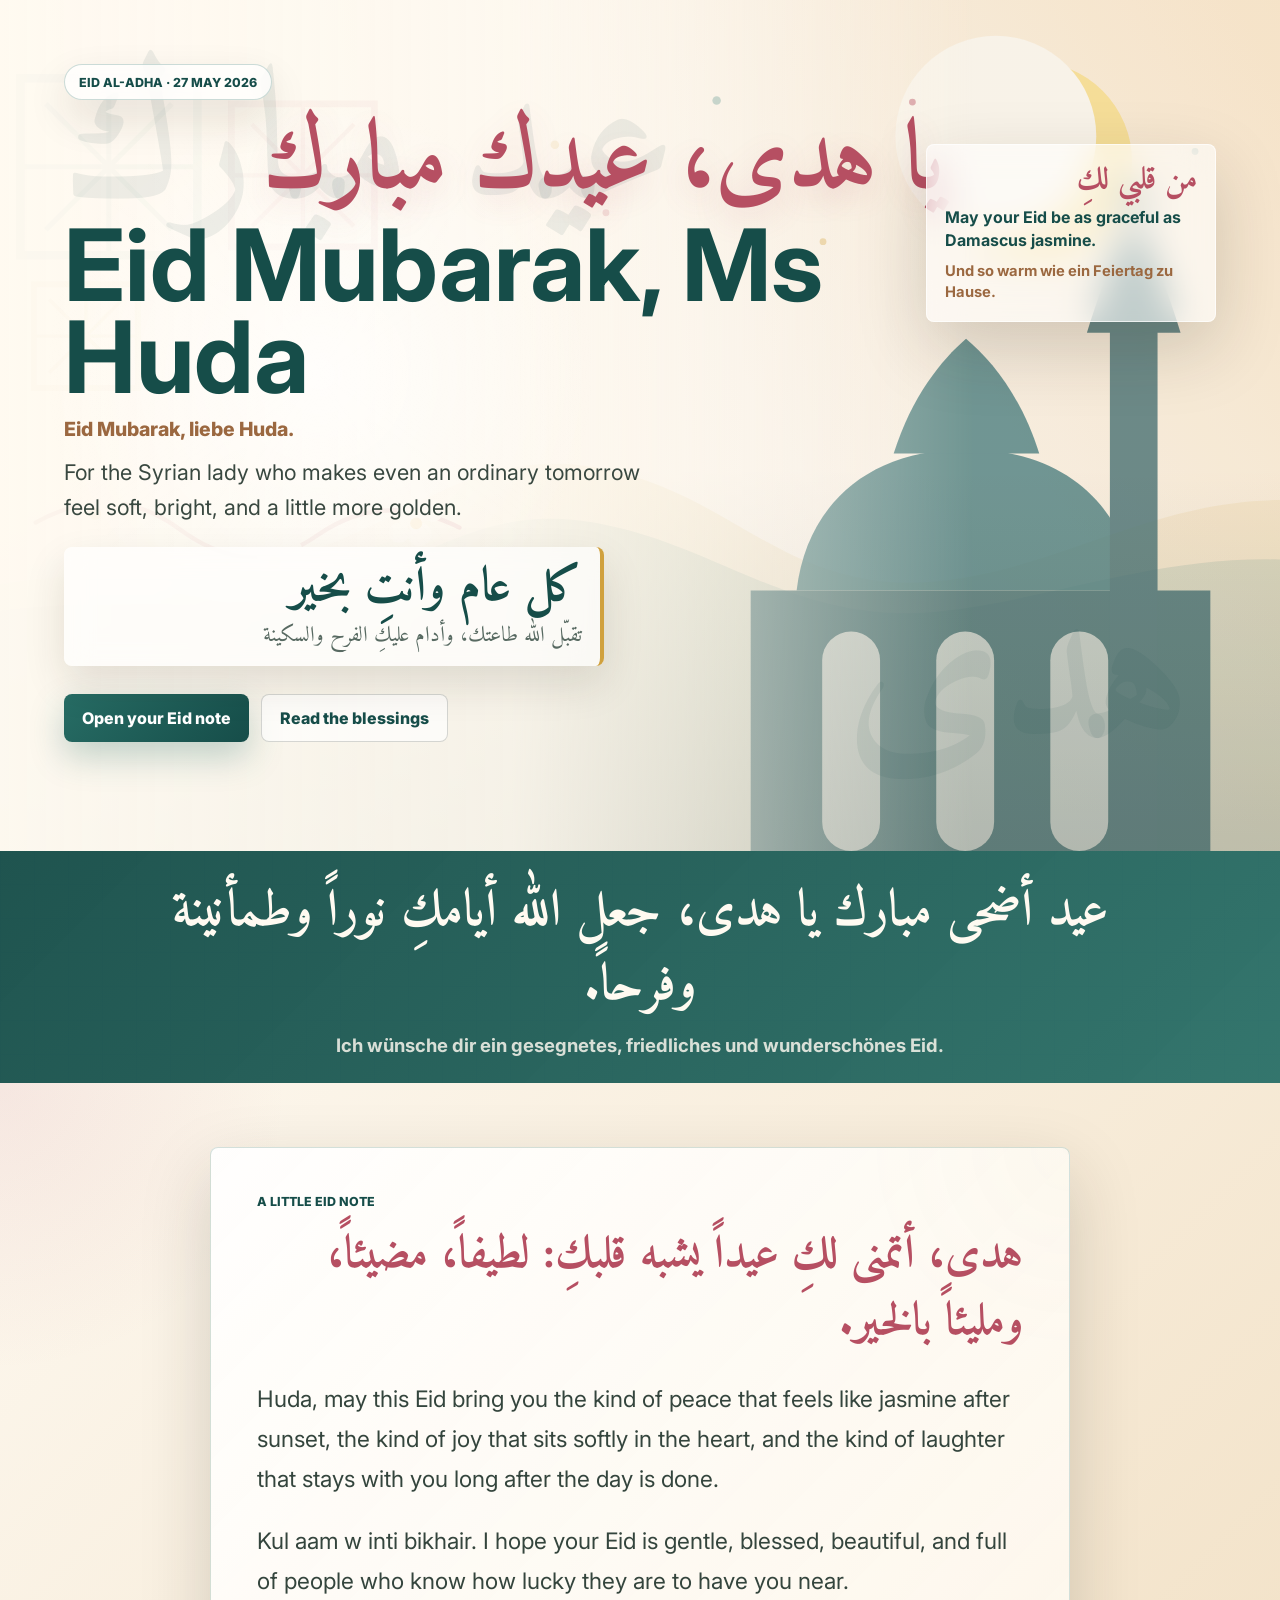
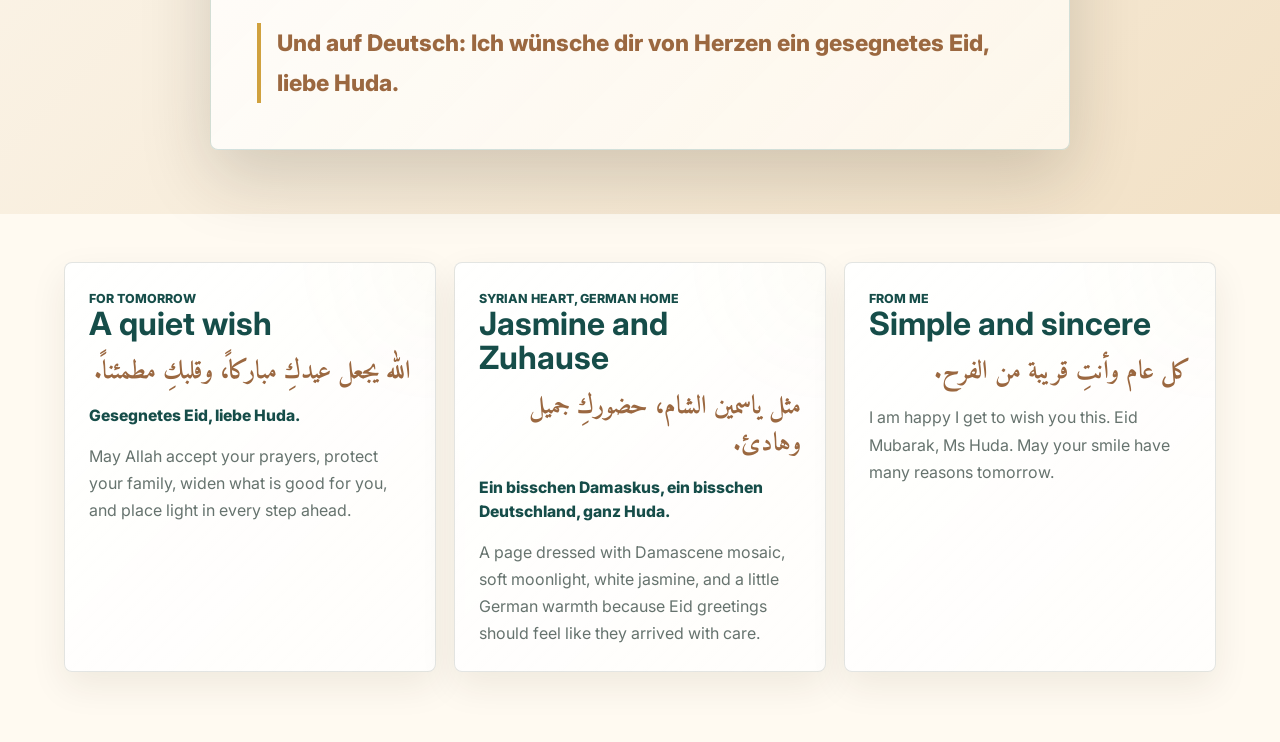
<file: docs/index.html>
<!doctype html>
<html lang="en">
  <head>
    <meta charset="UTF-8" />
    <meta name="viewport" content="width=device-width, initial-scale=1.0" />
    <title>Eid Mubarak, Ms Huda</title>
    <meta name="description" content="A personal Eid al-Adha greeting for Ms Huda." />
    <meta property="og:title" content="Eid Mubarak, Ms Huda" />
    <meta property="og:description" content="A personal Eid al-Adha greeting with Arabic blessings, Syrian jasmine, moonlight, and a little note." />
    <meta property="og:type" content="website" />
    <meta property="og:url" content="https://mskhan3544.github.io/eid-mubarak-huda/" />
    <meta property="og:image" content="https://mskhan3544.github.io/eid-mubarak-huda/assets/eid-huda-hero.svg" />
    <link rel="preconnect" href="https://fonts.googleapis.com" />
    <link rel="preconnect" href="https://fonts.gstatic.com" crossorigin />
    <link href="https://fonts.googleapis.com/css2?family=Amiri:wght@400;700&family=Inter:wght@400;600;700;800&display=swap" rel="stylesheet" />
    <link rel="stylesheet" href="eid-huda.css" />
  </head>
  <body>
    <main class="eid-page">
      <section class="hero" aria-label="Eid greeting for Ms Huda">
        <img class="hero-art" src="assets/eid-huda-hero.svg" alt="Warm illustrated Eid night with Syrian jasmine, Damascene mosaic, crescent moon, and mosque silhouette" />
        <div class="hero-shade" aria-hidden="true"></div>

        <div class="hero-content">
          <p class="date-pill">Eid al-Adha · 27 May 2026</p>
          <p class="arabic-line" lang="ar" dir="rtl">يا هدى، عيدك مبارك</p>
          <h1>Eid Mubarak, Ms Huda</h1>
          <p class="german-line" lang="de">Eid Mubarak, liebe Huda.</p>
          <p class="intro">
            For the Syrian lady who makes even an ordinary tomorrow feel soft, bright,
            and a little more golden.
          </p>
          <div class="arabic-blessing" lang="ar" dir="rtl" aria-label="Arabic Eid blessing">
            <span>كل عام وأنتِ بخير</span>
            <small>تقبّل الله طاعتك، وأدام عليكِ الفرح والسكينة</small>
          </div>

          <div class="actions" aria-label="Greeting actions">
            <button class="primary-action" type="button" id="openNote">Open your Eid note</button>
            <a class="secondary-action" href="#duaa">Read the blessings</a>
          </div>
        </div>

        <aside class="floating-card" aria-label="Small Arabic greeting">
          <span lang="ar" dir="rtl">من قلبي لكِ</span>
          <strong>May your Eid be as graceful as Damascus jasmine.</strong>
          <em lang="de">Und so warm wie ein Feiertag zu Hause.</em>
        </aside>
      </section>

      <section class="blessing-strip" aria-label="Arabic Eid phrase">
        <p lang="ar" dir="rtl">عيد أضحى مبارك يا هدى، جعل الله أيامكِ نوراً وطمأنينة وفرحاً.</p>
        <small lang="de">Ich wünsche dir ein gesegnetes, friedliches und wunderschönes Eid.</small>
      </section>

      <section class="message-band" id="note" aria-live="polite">
        <div class="note-card">
          <p class="small-title">A little Eid note</p>
          <p class="note-arabic" lang="ar" dir="rtl">
            هدى، أتمنى لكِ عيداً يشبه قلبكِ: لطيفاً، مضيئاً، ومليئاً بالخير.
          </p>
          <p>
            Huda, may this Eid bring you the kind of peace that feels like jasmine after sunset,
            the kind of joy that sits softly in the heart, and the kind of laughter that stays
            with you long after the day is done.
          </p>
          <p>
            Kul aam w inti bikhair. I hope your Eid is gentle, blessed, beautiful, and full of
            people who know how lucky they are to have you near.
          </p>
          <p class="note-german" lang="de">
            Und auf Deutsch: Ich wünsche dir von Herzen ein gesegnetes Eid, liebe Huda.
          </p>
        </div>
      </section>

      <section class="details" id="duaa">
        <article>
          <span class="tile-label">For tomorrow</span>
          <h2>A quiet wish</h2>
          <p class="tile-arabic" lang="ar" dir="rtl">الله يجعل عيدكِ مباركاً، وقلبكِ مطمئناً.</p>
          <p class="tile-german" lang="de">Gesegnetes Eid, liebe Huda.</p>
          <p>
            May Allah accept your prayers, protect your family, widen what is good for you,
            and place light in every step ahead.
          </p>
        </article>
        <article>
          <span class="tile-label">Syrian heart, German home</span>
          <h2>Jasmine and Zuhause</h2>
          <p class="tile-arabic" lang="ar" dir="rtl">مثل ياسمين الشام، حضوركِ جميل وهادئ.</p>
          <p class="tile-german" lang="de">Ein bisschen Damaskus, ein bisschen Deutschland, ganz Huda.</p>
          <p>
            A page dressed with Damascene mosaic, soft moonlight, white jasmine, and a little
            German warmth because Eid greetings should feel like they arrived with care.
          </p>
        </article>
        <article>
          <span class="tile-label">From me</span>
          <h2>Simple and sincere</h2>
          <p class="tile-arabic" lang="ar" dir="rtl">كل عام وأنتِ قريبة من الفرح.</p>
          <p>
            I am happy I get to wish you this. Eid Mubarak, Ms Huda. May your smile have
            many reasons tomorrow.
          </p>
        </article>
      </section>
    </main>

    <script src="eid-huda.js"></script>
  </body>
</html>
</file>
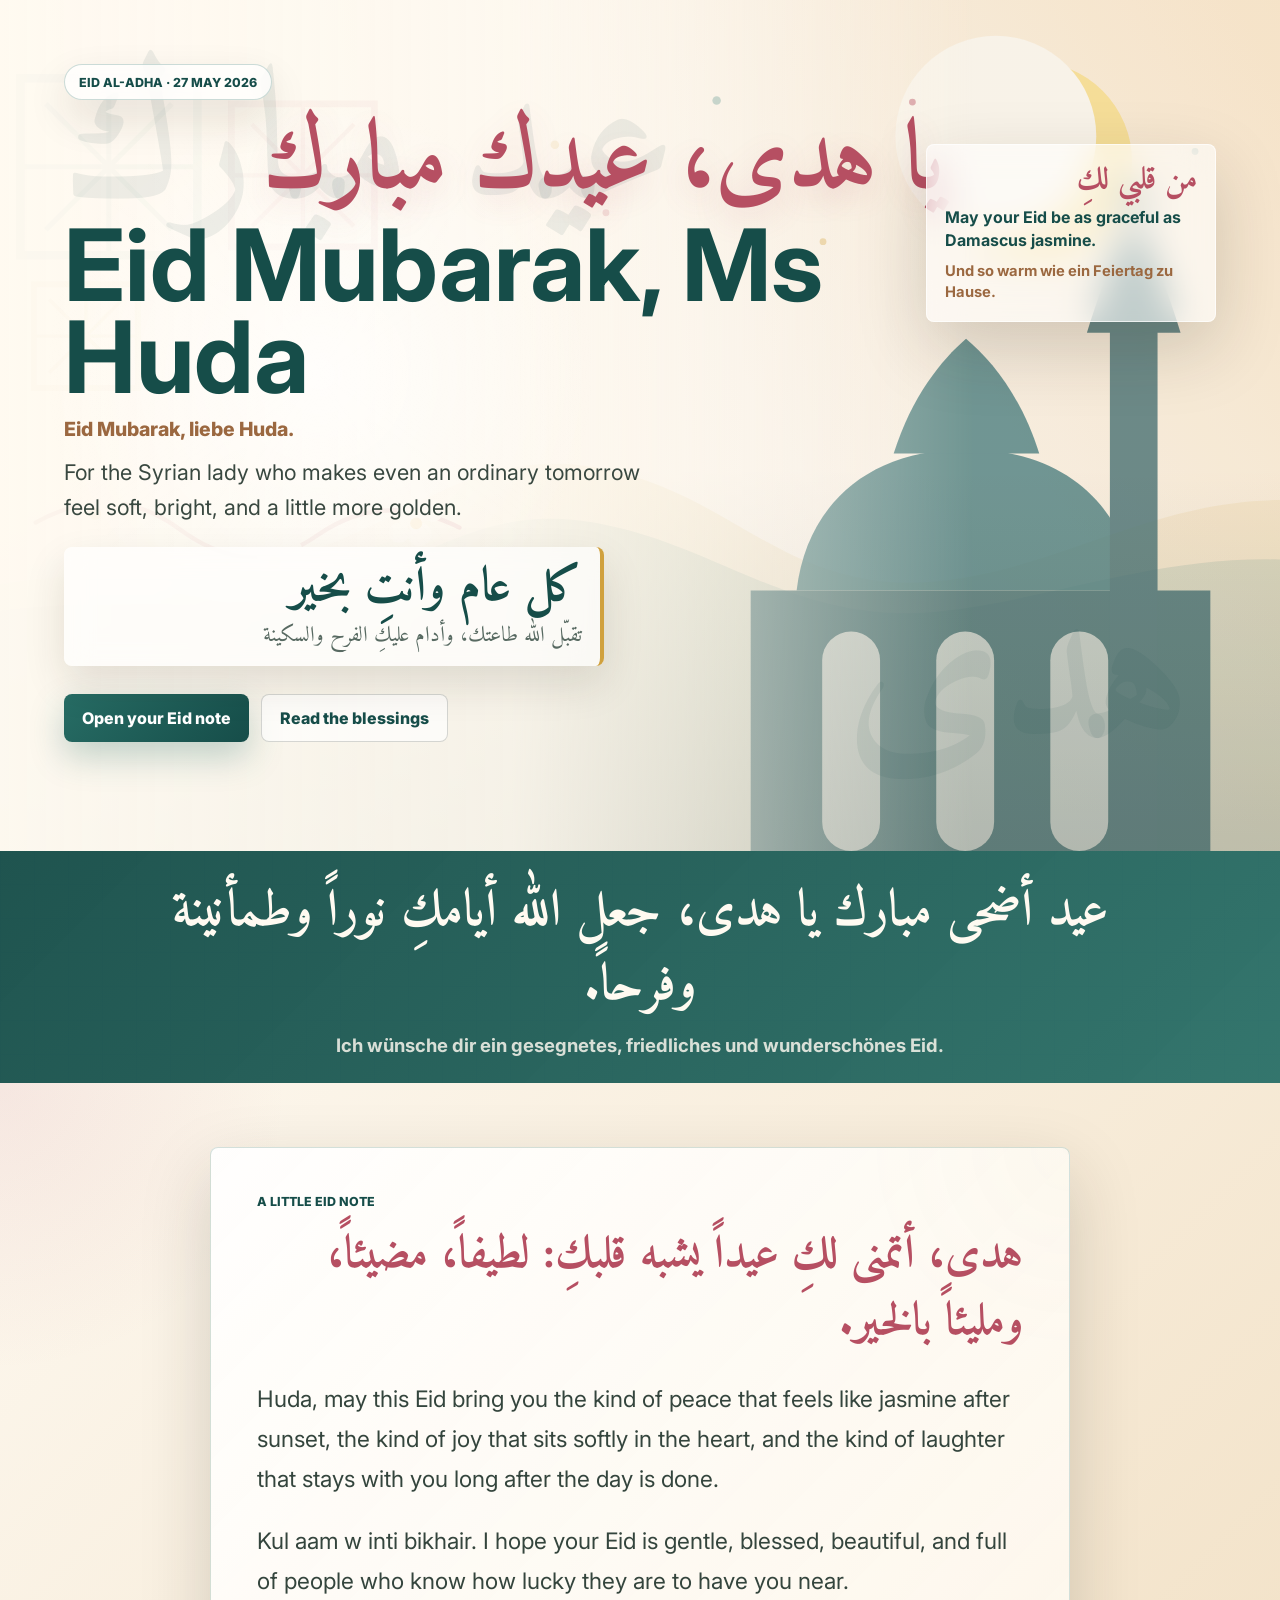
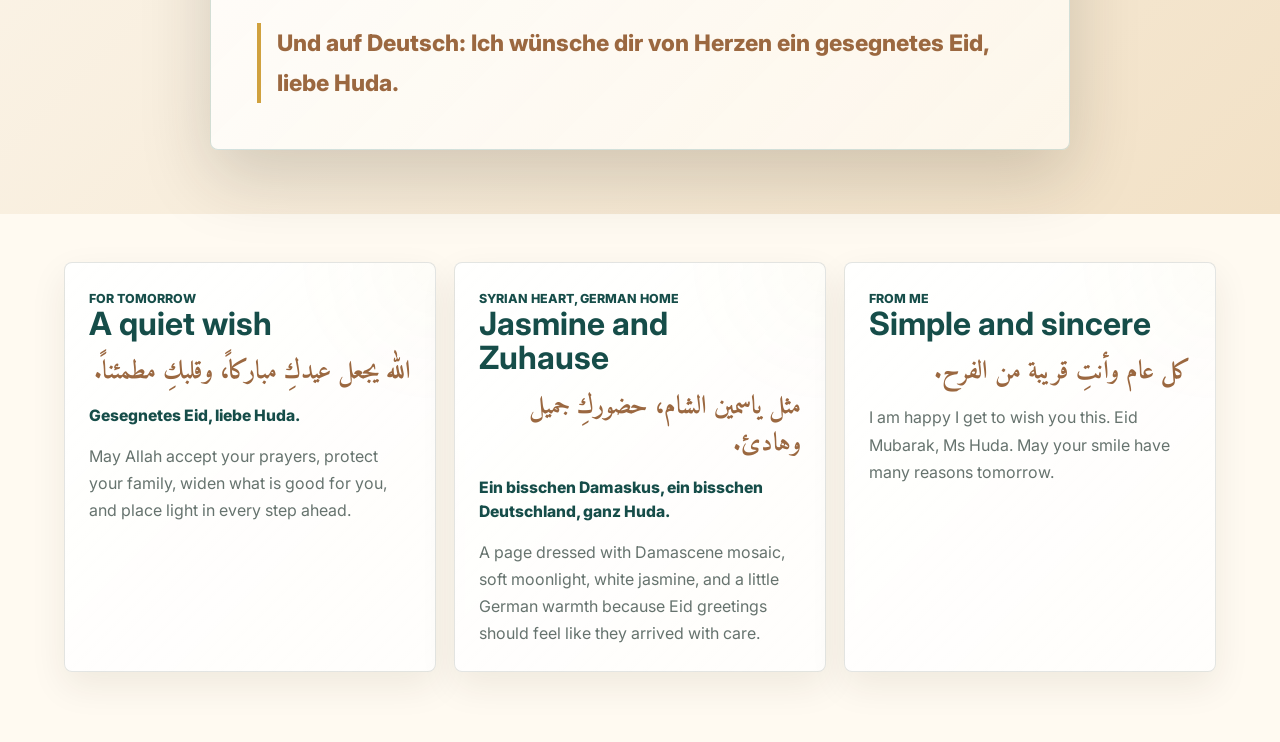
<file: eid-huda.html>
<!doctype html>
<html lang="en">
  <head>
    <meta charset="UTF-8" />
    <meta name="viewport" content="width=device-width, initial-scale=1.0" />
    <title>Eid Mubarak, Ms Huda</title>
    <meta name="description" content="A personal Eid al-Adha greeting for Ms Huda." />
    <meta property="og:title" content="Eid Mubarak, Ms Huda" />
    <meta property="og:description" content="A personal Eid al-Adha greeting with Arabic blessings, Syrian jasmine, moonlight, and a little note." />
    <meta property="og:type" content="website" />
    <meta property="og:url" content="https://afraid-santa-surviving.ngrok-free.dev/eid-huda.html" />
    <meta property="og:image" content="https://afraid-santa-surviving.ngrok-free.dev/assets/eid-huda-hero.svg" />
    <link rel="preconnect" href="https://fonts.googleapis.com" />
    <link rel="preconnect" href="https://fonts.gstatic.com" crossorigin />
    <link href="https://fonts.googleapis.com/css2?family=Amiri:wght@400;700&family=Inter:wght@400;600;700;800&display=swap" rel="stylesheet" />
    <link rel="stylesheet" href="eid-huda.css" />
  </head>
  <body>
    <main class="eid-page">
      <section class="hero" aria-label="Eid greeting for Ms Huda">
        <img class="hero-art" src="assets/eid-huda-hero.svg" alt="Warm illustrated Eid night with Syrian jasmine, Damascene mosaic, crescent moon, and mosque silhouette" />
        <div class="hero-shade" aria-hidden="true"></div>

        <div class="hero-content">
          <p class="date-pill">Eid al-Adha · 27 May 2026</p>
          <p class="arabic-line" lang="ar" dir="rtl">يا هدى، عيدك مبارك</p>
          <h1>Eid Mubarak, Ms Huda</h1>
          <p class="german-line" lang="de">Eid Mubarak, liebe Huda.</p>
          <p class="intro">
            For the Syrian lady who makes even an ordinary tomorrow feel soft, bright,
            and a little more golden.
          </p>
          <div class="arabic-blessing" lang="ar" dir="rtl" aria-label="Arabic Eid blessing">
            <span>كل عام وأنتِ بخير</span>
            <small>تقبّل الله طاعتك، وأدام عليكِ الفرح والسكينة</small>
          </div>

          <div class="actions" aria-label="Greeting actions">
            <button class="primary-action" type="button" id="openNote">Open your Eid note</button>
            <a class="secondary-action" href="#duaa">Read the blessings</a>
          </div>
        </div>

        <aside class="floating-card" aria-label="Small Arabic greeting">
          <span lang="ar" dir="rtl">من قلبي لكِ</span>
          <strong>May your Eid be as graceful as Damascus jasmine.</strong>
          <em lang="de">Und so warm wie ein Feiertag zu Hause.</em>
        </aside>
      </section>

      <section class="blessing-strip" aria-label="Arabic Eid phrase">
        <p lang="ar" dir="rtl">عيد أضحى مبارك يا هدى، جعل الله أيامكِ نوراً وطمأنينة وفرحاً.</p>
        <small lang="de">Ich wünsche dir ein gesegnetes, friedliches und wunderschönes Eid.</small>
      </section>

      <section class="message-band" id="note" aria-live="polite">
        <div class="note-card">
          <p class="small-title">A little Eid note</p>
          <p class="note-arabic" lang="ar" dir="rtl">
            هدى، أتمنى لكِ عيداً يشبه قلبكِ: لطيفاً، مضيئاً، ومليئاً بالخير.
          </p>
          <p>
            Huda, may this Eid bring you the kind of peace that feels like jasmine after sunset,
            the kind of joy that sits softly in the heart, and the kind of laughter that stays
            with you long after the day is done.
          </p>
          <p>
            Kul aam w inti bikhair. I hope your Eid is gentle, blessed, beautiful, and full of
            people who know how lucky they are to have you near.
          </p>
          <p class="note-german" lang="de">
            Und auf Deutsch: Ich wünsche dir von Herzen ein gesegnetes Eid, liebe Huda.
          </p>
        </div>
      </section>

      <section class="details" id="duaa">
        <article>
          <span class="tile-label">For tomorrow</span>
          <h2>A quiet wish</h2>
          <p class="tile-arabic" lang="ar" dir="rtl">الله يجعل عيدكِ مباركاً، وقلبكِ مطمئناً.</p>
          <p class="tile-german" lang="de">Gesegnetes Eid, liebe Huda.</p>
          <p>
            May Allah accept your prayers, protect your family, widen what is good for you,
            and place light in every step ahead.
          </p>
        </article>
        <article>
          <span class="tile-label">Syrian heart, German home</span>
          <h2>Jasmine and Zuhause</h2>
          <p class="tile-arabic" lang="ar" dir="rtl">مثل ياسمين الشام، حضوركِ جميل وهادئ.</p>
          <p class="tile-german" lang="de">Ein bisschen Damaskus, ein bisschen Deutschland, ganz Huda.</p>
          <p>
            A page dressed with Damascene mosaic, soft moonlight, white jasmine, and a little
            German warmth because Eid greetings should feel like they arrived with care.
          </p>
        </article>
        <article>
          <span class="tile-label">From me</span>
          <h2>Simple and sincere</h2>
          <p class="tile-arabic" lang="ar" dir="rtl">كل عام وأنتِ قريبة من الفرح.</p>
          <p>
            I am happy I get to wish you this. Eid Mubarak, Ms Huda. May your smile have
            many reasons tomorrow.
          </p>
        </article>
      </section>
    </main>

    <script src="eid-huda.js"></script>
  </body>
</html>
</file>
<file: docs/eid-huda.css>
:root {
  color-scheme: light;
  --ink: #1c2a24;
  --muted: #66736e;
  --paper: #fffaf1;
  --cream: #f8efe1;
  --green: #276d65;
  --green-dark: #164d49;
  --rose: #b64f62;
  --gold: #d0a13e;
  --copper: #9b6840;
  --white: #ffffff;
  --shadow: 0 26px 70px rgba(40, 33, 22, 0.18);
  --soft-shadow: 0 18px 42px rgba(45, 34, 19, 0.12);
}

* {
  box-sizing: border-box;
}

html {
  scroll-behavior: smooth;
}

body {
  margin: 0;
  min-height: 100vh;
  font-family: Inter, ui-sans-serif, system-ui, -apple-system, BlinkMacSystemFont, "Segoe UI", sans-serif;
  color: var(--ink);
  background: var(--paper);
}

button,
a {
  font: inherit;
}

button {
  cursor: pointer;
}

.eid-page {
  min-height: 100vh;
  overflow-x: hidden;
  background:
    radial-gradient(circle at 12% 18%, rgba(182, 79, 98, 0.1), transparent 17rem),
    radial-gradient(circle at 88% 76%, rgba(39, 109, 101, 0.12), transparent 18rem),
    linear-gradient(90deg, rgba(39, 109, 101, 0.07) 1px, transparent 1px),
    linear-gradient(rgba(39, 109, 101, 0.07) 1px, transparent 1px),
    var(--paper);
  background-size: auto, auto, 34px 34px, 34px 34px, auto;
}

.hero {
  position: relative;
  min-height: 92vh;
  display: grid;
  align-items: end;
  overflow: hidden;
  padding: clamp(22px, 5vw, 70px);
}

.hero::before,
.hero::after {
  position: absolute;
  z-index: 1;
  color: rgba(22, 77, 73, 0.08);
  font-family: Amiri, Georgia, serif;
  font-weight: 700;
  pointer-events: none;
}

.hero::before {
  content: "عيد مبارك";
  top: 7vh;
  left: clamp(18px, 5vw, 74px);
  font-size: clamp(5rem, 14vw, 12rem);
  line-height: 1;
}

.hero::after {
  content: "هدى";
  right: clamp(18px, 7vw, 112px);
  bottom: 7vh;
  font-size: clamp(6rem, 16vw, 15rem);
  line-height: 1;
}

.hero-art {
  position: absolute;
  inset: 0;
  width: 100%;
  height: 100%;
  object-fit: cover;
}

.hero-shade {
  position: absolute;
  inset: 0;
  background:
    radial-gradient(circle at 25% 44%, rgba(255, 255, 255, 0.74), transparent 17rem),
    linear-gradient(90deg, rgba(255, 250, 241, 0.97) 0%, rgba(255, 250, 241, 0.86) 40%, rgba(255, 250, 241, 0.14) 76%),
    linear-gradient(0deg, rgba(28, 42, 36, 0.18), transparent 45%);
}

.hero-content {
  position: relative;
  z-index: 2;
  width: min(880px, 100%);
  padding-bottom: clamp(18px, 5vh, 46px);
}

.date-pill,
.small-title,
.tile-label {
  margin: 0 0 14px;
  color: var(--green-dark);
  font-size: 0.78rem;
  font-weight: 800;
  letter-spacing: 0;
  text-transform: uppercase;
}

.date-pill {
  display: inline-flex;
  min-height: 36px;
  align-items: center;
  padding: 0 14px;
  border: 1px solid rgba(39, 109, 101, 0.24);
  border-radius: 999px;
  background: rgba(255, 255, 255, 0.72);
  backdrop-filter: blur(12px);
  box-shadow: var(--soft-shadow);
}

.arabic-line {
  margin: 0 0 4px;
  color: var(--rose);
  font-family: Amiri, Georgia, serif;
  font-size: clamp(2.6rem, 7.5vw, 6.7rem);
  font-weight: 700;
  line-height: 1.05;
  text-shadow: 0 9px 32px rgba(182, 79, 98, 0.16);
}

h1,
h2,
p {
  margin-top: 0;
}

h1 {
  margin-bottom: 18px;
  color: var(--green-dark);
  font-size: clamp(2.8rem, 7.8vw, 7.2rem);
  line-height: 0.92;
  letter-spacing: 0;
}

.intro {
  max-width: 580px;
  margin-bottom: 22px;
  color: #394840;
  font-size: clamp(1.08rem, 2vw, 1.35rem);
  line-height: 1.6;
}

.german-line {
  display: inline-flex;
  margin: -6px 0 14px;
  color: var(--copper);
  font-size: clamp(1rem, 2vw, 1.22rem);
  font-weight: 800;
}

.arabic-blessing {
  display: grid;
  gap: 4px;
  width: min(540px, 100%);
  margin: 0 0 28px;
  border-right: 4px solid var(--gold);
  border-radius: 8px;
  padding: 14px 18px;
  color: var(--green-dark);
  background: rgba(255, 255, 255, 0.66);
  box-shadow: var(--soft-shadow);
  backdrop-filter: blur(14px);
}

.arabic-blessing span {
  font-family: Amiri, Georgia, serif;
  font-size: clamp(1.75rem, 4vw, 3rem);
  font-weight: 700;
  line-height: 1.15;
}

.arabic-blessing small {
  color: #586a62;
  font-family: Amiri, Georgia, serif;
  font-size: clamp(1.05rem, 2vw, 1.35rem);
  line-height: 1.5;
}

.actions {
  display: flex;
  flex-wrap: wrap;
  gap: 12px;
}

.primary-action,
.secondary-action {
  display: inline-flex;
  min-height: 48px;
  align-items: center;
  justify-content: center;
  border-radius: 8px;
  padding: 0 18px;
  font-weight: 800;
  text-decoration: none;
  transition: transform 180ms ease, box-shadow 180ms ease, background 180ms ease;
}

.primary-action {
  border: 0;
  color: var(--white);
  background: linear-gradient(135deg, var(--green), var(--green-dark));
  box-shadow: 0 14px 34px rgba(39, 109, 101, 0.28);
}

.primary-action:hover,
.secondary-action:hover {
  transform: translateY(-1px);
}

.secondary-action {
  border: 1px solid rgba(28, 42, 36, 0.18);
  color: var(--green-dark);
  background: rgba(255, 255, 255, 0.66);
}

.floating-card {
  position: absolute;
  right: clamp(20px, 5vw, 74px);
  top: clamp(80px, 16vh, 190px);
  z-index: 2;
  display: grid;
  gap: 8px;
  width: min(290px, calc(100% - 40px));
  border: 1px solid rgba(255, 255, 255, 0.68);
  border-radius: 8px;
  padding: 18px;
  background: rgba(255, 255, 255, 0.58);
  box-shadow: var(--shadow);
  backdrop-filter: blur(18px);
}

.floating-card span {
  color: var(--rose);
  font-family: Amiri, Georgia, serif;
  font-size: 2rem;
  font-weight: 700;
  line-height: 1.1;
}

.floating-card strong {
  color: var(--green-dark);
  font-size: 1rem;
  line-height: 1.45;
}

.floating-card em {
  color: var(--copper);
  font-size: 0.92rem;
  font-style: normal;
  font-weight: 700;
  line-height: 1.45;
}

.blessing-strip {
  padding: 24px clamp(18px, 5vw, 70px);
  color: #fffaf1;
  background:
    linear-gradient(135deg, rgba(22, 77, 73, 0.96), rgba(39, 109, 101, 0.94)),
    repeating-linear-gradient(45deg, transparent 0 12px, rgba(255, 255, 255, 0.08) 12px 14px);
}

.blessing-strip p {
  width: min(1040px, 100%);
  margin: 0 auto 8px;
  font-family: Amiri, Georgia, serif;
  font-size: clamp(1.55rem, 4vw, 3.2rem);
  font-weight: 700;
  line-height: 1.45;
  text-align: center;
}

.blessing-strip small {
  display: block;
  width: min(840px, 100%);
  margin: 0 auto;
  color: rgba(255, 250, 241, 0.82);
  font-size: clamp(0.95rem, 2vw, 1.16rem);
  font-weight: 700;
  line-height: 1.5;
  text-align: center;
}

.message-band {
  display: grid;
  place-items: center;
  min-height: 54vh;
  padding: 64px clamp(18px, 5vw, 70px);
  background:
    radial-gradient(circle at top left, rgba(182, 79, 98, 0.1), transparent 18rem),
    linear-gradient(135deg, #fdf8ef, #f2e1c6);
}

.note-card {
  width: min(860px, 100%);
  border: 1px solid rgba(39, 109, 101, 0.2);
  border-radius: 8px;
  padding: clamp(24px, 4vw, 46px);
  background:
    linear-gradient(135deg, rgba(255, 255, 255, 0.9), rgba(255, 250, 241, 0.82)),
    radial-gradient(circle at top right, rgba(208, 161, 62, 0.18), transparent 13rem);
  box-shadow: var(--shadow);
  transform: translateY(0);
  opacity: 1;
  transition: opacity 600ms ease, transform 600ms ease;
}

.message-band.is-open .note-card {
  transform: scale(1.01);
}

.note-card p:not(.small-title) {
  color: #34453d;
  font-size: clamp(1.1rem, 2vw, 1.42rem);
  line-height: 1.75;
}

.note-arabic {
  margin-bottom: 22px;
  color: var(--rose) !important;
  font-family: Amiri, Georgia, serif;
  font-size: clamp(1.65rem, 3.6vw, 3rem) !important;
  font-weight: 700;
  line-height: 1.45 !important;
}

.note-german {
  margin-top: 18px;
  border-left: 4px solid var(--gold);
  padding-left: 16px;
  color: var(--copper) !important;
  font-weight: 800;
}

.note-card p:last-child {
  margin-bottom: 0;
}

.details {
  display: grid;
  grid-template-columns: repeat(3, minmax(0, 1fr));
  gap: 18px;
  padding: 48px clamp(18px, 5vw, 70px) 70px;
  background: #fffaf1;
}

.details article {
  min-height: 260px;
  border: 1px solid rgba(28, 42, 36, 0.12);
  border-radius: 8px;
  padding: 24px;
  background:
    linear-gradient(135deg, rgba(255, 255, 255, 0.92), rgba(255, 255, 255, 0.74)),
    radial-gradient(circle at top right, rgba(208, 161, 62, 0.16), transparent 9rem);
  box-shadow: 0 14px 36px rgba(45, 34, 19, 0.08);
}

.details h2 {
  margin-bottom: 12px;
  color: var(--green-dark);
  font-size: clamp(1.5rem, 2.5vw, 2.1rem);
  line-height: 1.08;
}

.details p {
  margin-bottom: 0;
  color: var(--muted);
  font-size: 1rem;
  line-height: 1.7;
}

.tile-arabic {
  margin-bottom: 14px !important;
  color: var(--copper) !important;
  font-family: Amiri, Georgia, serif;
  font-size: clamp(1.25rem, 2vw, 1.65rem) !important;
  font-weight: 700;
  line-height: 1.45 !important;
}

.tile-german {
  margin-bottom: 14px !important;
  color: var(--green-dark) !important;
  font-size: 0.98rem !important;
  font-weight: 800;
  line-height: 1.55 !important;
}

.sparkle {
  position: fixed;
  z-index: 4;
  width: 7px;
  height: 7px;
  border-radius: 50%;
  background: var(--gold);
  pointer-events: none;
  animation: drift 900ms ease-out forwards;
}

@keyframes drift {
  to {
    opacity: 0;
    transform: translate(var(--x), var(--y)) scale(0.2);
  }
}

@media (max-width: 820px) {
  .hero {
    min-height: 88vh;
    align-items: center;
  }

  .hero-shade {
    background:
      linear-gradient(0deg, rgba(255, 250, 241, 0.94) 0%, rgba(255, 250, 241, 0.86) 58%, rgba(255, 250, 241, 0.2) 100%);
  }

  .hero-content {
    padding-top: 24vh;
  }

  .hero::after,
  .floating-card {
    display: none;
  }

  .actions {
    align-items: stretch;
    flex-direction: column;
  }

  .details {
    grid-template-columns: 1fr;
  }
}

@media (prefers-reduced-motion: reduce) {
  *,
  *::before,
  *::after {
    scroll-behavior: auto !important;
    transition-duration: 0.01ms !important;
    animation-duration: 0.01ms !important;
    animation-iteration-count: 1 !important;
  }
}
</file>
<file: eid-huda.css>
:root {
  color-scheme: light;
  --ink: #1c2a24;
  --muted: #66736e;
  --paper: #fffaf1;
  --cream: #f8efe1;
  --green: #276d65;
  --green-dark: #164d49;
  --rose: #b64f62;
  --gold: #d0a13e;
  --copper: #9b6840;
  --white: #ffffff;
  --shadow: 0 26px 70px rgba(40, 33, 22, 0.18);
  --soft-shadow: 0 18px 42px rgba(45, 34, 19, 0.12);
}

* {
  box-sizing: border-box;
}

html {
  scroll-behavior: smooth;
}

body {
  margin: 0;
  min-height: 100vh;
  font-family: Inter, ui-sans-serif, system-ui, -apple-system, BlinkMacSystemFont, "Segoe UI", sans-serif;
  color: var(--ink);
  background: var(--paper);
}

button,
a {
  font: inherit;
}

button {
  cursor: pointer;
}

.eid-page {
  min-height: 100vh;
  overflow-x: hidden;
  background:
    radial-gradient(circle at 12% 18%, rgba(182, 79, 98, 0.1), transparent 17rem),
    radial-gradient(circle at 88% 76%, rgba(39, 109, 101, 0.12), transparent 18rem),
    linear-gradient(90deg, rgba(39, 109, 101, 0.07) 1px, transparent 1px),
    linear-gradient(rgba(39, 109, 101, 0.07) 1px, transparent 1px),
    var(--paper);
  background-size: auto, auto, 34px 34px, 34px 34px, auto;
}

.hero {
  position: relative;
  min-height: 92vh;
  display: grid;
  align-items: end;
  overflow: hidden;
  padding: clamp(22px, 5vw, 70px);
}

.hero::before,
.hero::after {
  position: absolute;
  z-index: 1;
  color: rgba(22, 77, 73, 0.08);
  font-family: Amiri, Georgia, serif;
  font-weight: 700;
  pointer-events: none;
}

.hero::before {
  content: "عيد مبارك";
  top: 7vh;
  left: clamp(18px, 5vw, 74px);
  font-size: clamp(5rem, 14vw, 12rem);
  line-height: 1;
}

.hero::after {
  content: "هدى";
  right: clamp(18px, 7vw, 112px);
  bottom: 7vh;
  font-size: clamp(6rem, 16vw, 15rem);
  line-height: 1;
}

.hero-art {
  position: absolute;
  inset: 0;
  width: 100%;
  height: 100%;
  object-fit: cover;
}

.hero-shade {
  position: absolute;
  inset: 0;
  background:
    radial-gradient(circle at 25% 44%, rgba(255, 255, 255, 0.74), transparent 17rem),
    linear-gradient(90deg, rgba(255, 250, 241, 0.97) 0%, rgba(255, 250, 241, 0.86) 40%, rgba(255, 250, 241, 0.14) 76%),
    linear-gradient(0deg, rgba(28, 42, 36, 0.18), transparent 45%);
}

.hero-content {
  position: relative;
  z-index: 2;
  width: min(880px, 100%);
  padding-bottom: clamp(18px, 5vh, 46px);
}

.date-pill,
.small-title,
.tile-label {
  margin: 0 0 14px;
  color: var(--green-dark);
  font-size: 0.78rem;
  font-weight: 800;
  letter-spacing: 0;
  text-transform: uppercase;
}

.date-pill {
  display: inline-flex;
  min-height: 36px;
  align-items: center;
  padding: 0 14px;
  border: 1px solid rgba(39, 109, 101, 0.24);
  border-radius: 999px;
  background: rgba(255, 255, 255, 0.72);
  backdrop-filter: blur(12px);
  box-shadow: var(--soft-shadow);
}

.arabic-line {
  margin: 0 0 4px;
  color: var(--rose);
  font-family: Amiri, Georgia, serif;
  font-size: clamp(2.6rem, 7.5vw, 6.7rem);
  font-weight: 700;
  line-height: 1.05;
  text-shadow: 0 9px 32px rgba(182, 79, 98, 0.16);
}

h1,
h2,
p {
  margin-top: 0;
}

h1 {
  margin-bottom: 18px;
  color: var(--green-dark);
  font-size: clamp(2.8rem, 7.8vw, 7.2rem);
  line-height: 0.92;
  letter-spacing: 0;
}

.intro {
  max-width: 580px;
  margin-bottom: 22px;
  color: #394840;
  font-size: clamp(1.08rem, 2vw, 1.35rem);
  line-height: 1.6;
}

.german-line {
  display: inline-flex;
  margin: -6px 0 14px;
  color: var(--copper);
  font-size: clamp(1rem, 2vw, 1.22rem);
  font-weight: 800;
}

.arabic-blessing {
  display: grid;
  gap: 4px;
  width: min(540px, 100%);
  margin: 0 0 28px;
  border-right: 4px solid var(--gold);
  border-radius: 8px;
  padding: 14px 18px;
  color: var(--green-dark);
  background: rgba(255, 255, 255, 0.66);
  box-shadow: var(--soft-shadow);
  backdrop-filter: blur(14px);
}

.arabic-blessing span {
  font-family: Amiri, Georgia, serif;
  font-size: clamp(1.75rem, 4vw, 3rem);
  font-weight: 700;
  line-height: 1.15;
}

.arabic-blessing small {
  color: #586a62;
  font-family: Amiri, Georgia, serif;
  font-size: clamp(1.05rem, 2vw, 1.35rem);
  line-height: 1.5;
}

.actions {
  display: flex;
  flex-wrap: wrap;
  gap: 12px;
}

.primary-action,
.secondary-action {
  display: inline-flex;
  min-height: 48px;
  align-items: center;
  justify-content: center;
  border-radius: 8px;
  padding: 0 18px;
  font-weight: 800;
  text-decoration: none;
  transition: transform 180ms ease, box-shadow 180ms ease, background 180ms ease;
}

.primary-action {
  border: 0;
  color: var(--white);
  background: linear-gradient(135deg, var(--green), var(--green-dark));
  box-shadow: 0 14px 34px rgba(39, 109, 101, 0.28);
}

.primary-action:hover,
.secondary-action:hover {
  transform: translateY(-1px);
}

.secondary-action {
  border: 1px solid rgba(28, 42, 36, 0.18);
  color: var(--green-dark);
  background: rgba(255, 255, 255, 0.66);
}

.floating-card {
  position: absolute;
  right: clamp(20px, 5vw, 74px);
  top: clamp(80px, 16vh, 190px);
  z-index: 2;
  display: grid;
  gap: 8px;
  width: min(290px, calc(100% - 40px));
  border: 1px solid rgba(255, 255, 255, 0.68);
  border-radius: 8px;
  padding: 18px;
  background: rgba(255, 255, 255, 0.58);
  box-shadow: var(--shadow);
  backdrop-filter: blur(18px);
}

.floating-card span {
  color: var(--rose);
  font-family: Amiri, Georgia, serif;
  font-size: 2rem;
  font-weight: 700;
  line-height: 1.1;
}

.floating-card strong {
  color: var(--green-dark);
  font-size: 1rem;
  line-height: 1.45;
}

.floating-card em {
  color: var(--copper);
  font-size: 0.92rem;
  font-style: normal;
  font-weight: 700;
  line-height: 1.45;
}

.blessing-strip {
  padding: 24px clamp(18px, 5vw, 70px);
  color: #fffaf1;
  background:
    linear-gradient(135deg, rgba(22, 77, 73, 0.96), rgba(39, 109, 101, 0.94)),
    repeating-linear-gradient(45deg, transparent 0 12px, rgba(255, 255, 255, 0.08) 12px 14px);
}

.blessing-strip p {
  width: min(1040px, 100%);
  margin: 0 auto 8px;
  font-family: Amiri, Georgia, serif;
  font-size: clamp(1.55rem, 4vw, 3.2rem);
  font-weight: 700;
  line-height: 1.45;
  text-align: center;
}

.blessing-strip small {
  display: block;
  width: min(840px, 100%);
  margin: 0 auto;
  color: rgba(255, 250, 241, 0.82);
  font-size: clamp(0.95rem, 2vw, 1.16rem);
  font-weight: 700;
  line-height: 1.5;
  text-align: center;
}

.message-band {
  display: grid;
  place-items: center;
  min-height: 54vh;
  padding: 64px clamp(18px, 5vw, 70px);
  background:
    radial-gradient(circle at top left, rgba(182, 79, 98, 0.1), transparent 18rem),
    linear-gradient(135deg, #fdf8ef, #f2e1c6);
}

.note-card {
  width: min(860px, 100%);
  border: 1px solid rgba(39, 109, 101, 0.2);
  border-radius: 8px;
  padding: clamp(24px, 4vw, 46px);
  background:
    linear-gradient(135deg, rgba(255, 255, 255, 0.9), rgba(255, 250, 241, 0.82)),
    radial-gradient(circle at top right, rgba(208, 161, 62, 0.18), transparent 13rem);
  box-shadow: var(--shadow);
  transform: translateY(0);
  opacity: 1;
  transition: opacity 600ms ease, transform 600ms ease;
}

.message-band.is-open .note-card {
  transform: scale(1.01);
}

.note-card p:not(.small-title) {
  color: #34453d;
  font-size: clamp(1.1rem, 2vw, 1.42rem);
  line-height: 1.75;
}

.note-arabic {
  margin-bottom: 22px;
  color: var(--rose) !important;
  font-family: Amiri, Georgia, serif;
  font-size: clamp(1.65rem, 3.6vw, 3rem) !important;
  font-weight: 700;
  line-height: 1.45 !important;
}

.note-german {
  margin-top: 18px;
  border-left: 4px solid var(--gold);
  padding-left: 16px;
  color: var(--copper) !important;
  font-weight: 800;
}

.note-card p:last-child {
  margin-bottom: 0;
}

.details {
  display: grid;
  grid-template-columns: repeat(3, minmax(0, 1fr));
  gap: 18px;
  padding: 48px clamp(18px, 5vw, 70px) 70px;
  background: #fffaf1;
}

.details article {
  min-height: 260px;
  border: 1px solid rgba(28, 42, 36, 0.12);
  border-radius: 8px;
  padding: 24px;
  background:
    linear-gradient(135deg, rgba(255, 255, 255, 0.92), rgba(255, 255, 255, 0.74)),
    radial-gradient(circle at top right, rgba(208, 161, 62, 0.16), transparent 9rem);
  box-shadow: 0 14px 36px rgba(45, 34, 19, 0.08);
}

.details h2 {
  margin-bottom: 12px;
  color: var(--green-dark);
  font-size: clamp(1.5rem, 2.5vw, 2.1rem);
  line-height: 1.08;
}

.details p {
  margin-bottom: 0;
  color: var(--muted);
  font-size: 1rem;
  line-height: 1.7;
}

.tile-arabic {
  margin-bottom: 14px !important;
  color: var(--copper) !important;
  font-family: Amiri, Georgia, serif;
  font-size: clamp(1.25rem, 2vw, 1.65rem) !important;
  font-weight: 700;
  line-height: 1.45 !important;
}

.tile-german {
  margin-bottom: 14px !important;
  color: var(--green-dark) !important;
  font-size: 0.98rem !important;
  font-weight: 800;
  line-height: 1.55 !important;
}

.sparkle {
  position: fixed;
  z-index: 4;
  width: 7px;
  height: 7px;
  border-radius: 50%;
  background: var(--gold);
  pointer-events: none;
  animation: drift 900ms ease-out forwards;
}

@keyframes drift {
  to {
    opacity: 0;
    transform: translate(var(--x), var(--y)) scale(0.2);
  }
}

@media (max-width: 820px) {
  .hero {
    min-height: 88vh;
    align-items: center;
  }

  .hero-shade {
    background:
      linear-gradient(0deg, rgba(255, 250, 241, 0.94) 0%, rgba(255, 250, 241, 0.86) 58%, rgba(255, 250, 241, 0.2) 100%);
  }

  .hero-content {
    padding-top: 24vh;
  }

  .hero::after,
  .floating-card {
    display: none;
  }

  .actions {
    align-items: stretch;
    flex-direction: column;
  }

  .details {
    grid-template-columns: 1fr;
  }
}

@media (prefers-reduced-motion: reduce) {
  *,
  *::before,
  *::after {
    scroll-behavior: auto !important;
    transition-duration: 0.01ms !important;
    animation-duration: 0.01ms !important;
    animation-iteration-count: 1 !important;
  }
}
</file>
